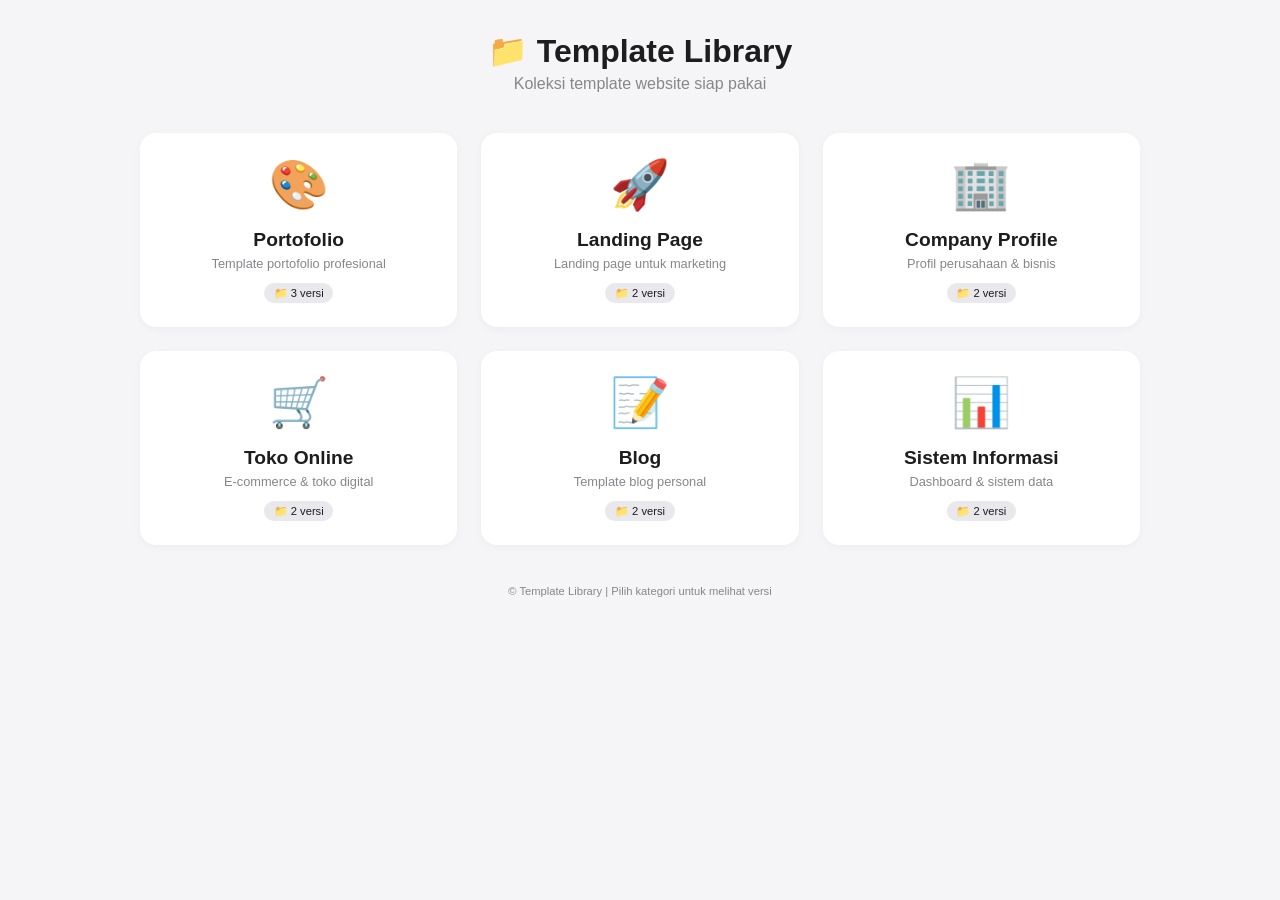
<file: index.html>
<!DOCTYPE html>
<html lang="id">
<head>
    <meta charset="UTF-8">
    <meta name="viewport" content="width=device-width, initial-scale=1.0">
    <title>Template Library</title>
    <style>
        * { margin: 0; padding: 0; box-sizing: border-box; }
        body {
            font-family: -apple-system, BlinkMacSystemFont, 'Segoe UI', Roboto, Arial, sans-serif;
            background: #f5f5f7;
            padding: 2rem 1rem;
            min-height: 100vh;
        }
        .container { max-width: 1000px; margin: 0 auto; }
        .header { text-align: center; margin-bottom: 2.5rem; }
        .header h1 { font-size: 2rem; font-weight: 600; color: #1d1d1f; }
        .header p { color: #86868b; margin-top: 0.3rem; }
        .grid {
            display: grid;
            grid-template-columns: repeat(auto-fill, minmax(280px, 1fr));
            gap: 1.5rem;
        }
        .card {
            background: white;
            border-radius: 16px;
            padding: 1.5rem;
            text-decoration: none;
            color: #1d1d1f;
            display: block;
            transition: all 0.2s ease;
            box-shadow: 0 2px 8px rgba(0,0,0,0.04);
            text-align: center;
        }
        .card:hover {
            transform: translateY(-4px);
            box-shadow: 0 12px 24px rgba(0,0,0,0.1);
        }
        .card-icon { font-size: 3rem; margin-bottom: 1rem; }
        .card-title { font-size: 1.2rem; font-weight: 600; margin-bottom: 0.3rem; }
        .card-desc { font-size: 0.8rem; color: #86868b; }
        .card-count {
            display: inline-block;
            background: #e8e8ed;
            padding: 0.2rem 0.6rem;
            border-radius: 20px;
            font-size: 0.7rem;
            margin-top: 0.8rem;
        }
        .footer { text-align: center; margin-top: 2.5rem; color: #86868b; font-size: 0.7rem; }
    </style>
</head>
<body>
    <div class="container">
        <div class="header">
            <h1>📁 Template Library</h1>
            <p>Koleksi template website siap pakai</p>
        </div>

        <div class="grid" id="grid"></div>
        <div class="footer">© Template Library | Pilih kategori untuk melihat versi</div>
    </div>

    <script>
        // DAFTAR KATEGORI - MUDAH DITAMBAH
        const categories = [
            { name: "Portofolio", folder: "portofolio", icon: "🎨", desc: "Template portofolio profesional", count: 3 },
            { name: "Landing Page", folder: "landing-page", icon: "🚀", desc: "Landing page untuk marketing", count: 2 },
            { name: "Company Profile", folder: "company-profile", icon: "🏢", desc: "Profil perusahaan & bisnis", count: 2 },
            { name: "Toko Online", folder: "toko-online", icon: "🛒", desc: "E-commerce & toko digital", count: 2 },
            { name: "Blog", folder: "blog", icon: "📝", desc: "Template blog personal", count: 2 },
            { name: "Sistem Informasi", folder: "sistem-informasi", icon: "📊", desc: "Dashboard & sistem data", count: 2 }
        ];

        const grid = document.getElementById('grid');
        const baseUrl = window.location.origin + window.location.pathname.replace(/\/[^/]*$/, '');

        grid.innerHTML = categories.map(cat => `
            <a href="${baseUrl}${baseUrl.endsWith('/') ? '' : '/'}${cat.folder}/" class="card">
                <div class="card-icon">${cat.icon}</div>
                <div class="card-title">${cat.name}</div>
                <div class="card-desc">${cat.desc}</div>
                <span class="card-count">📁 ${cat.count} versi</span>
            </a>
        `).join('');
    </script>
</body>
</html>
</file>
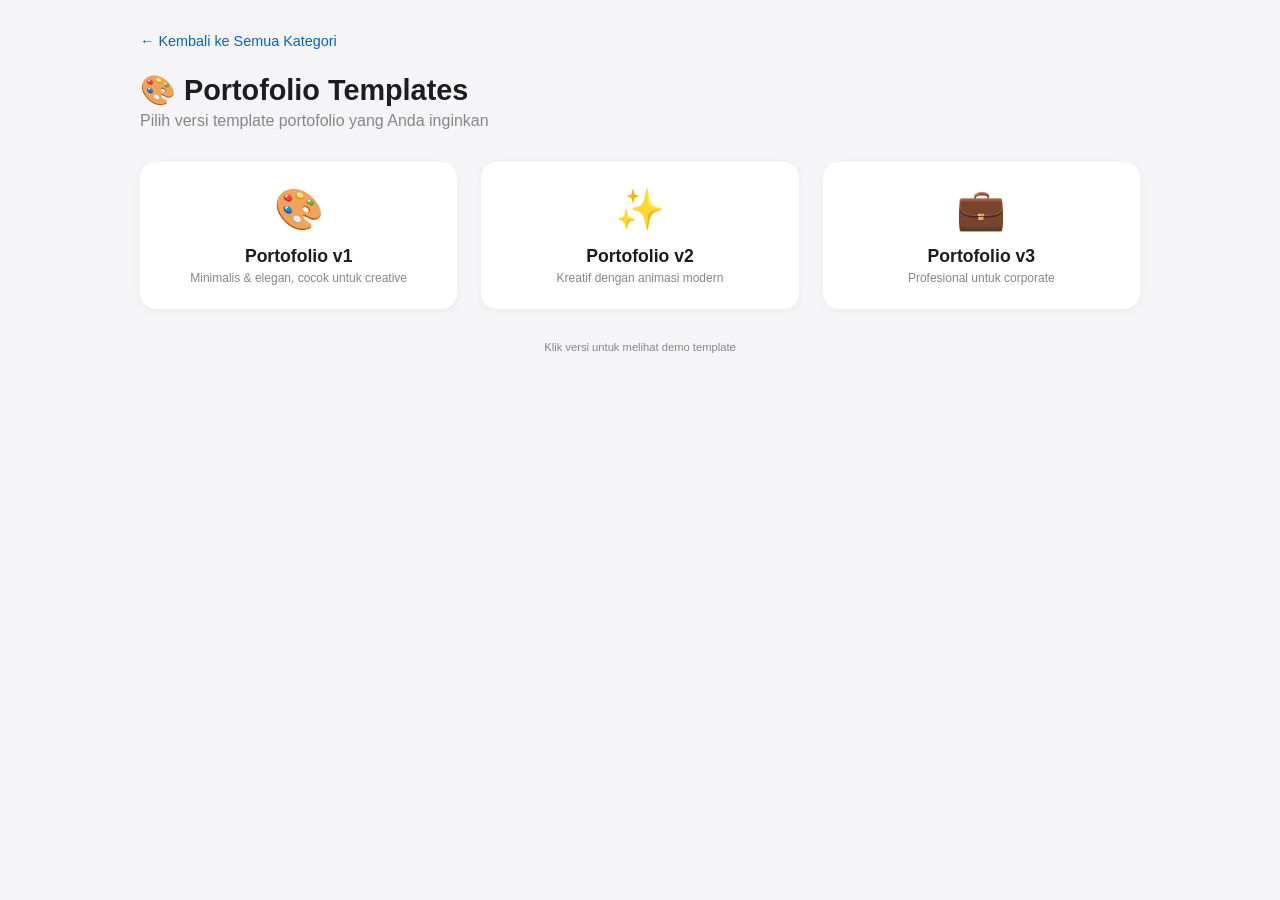
<file: portofolio/index.html>
<!DOCTYPE html>
<html lang="id">
<head>
    <meta charset="UTF-8">
    <meta name="viewport" content="width=device-width, initial-scale=1.0">
    <title>Portofolio Templates</title>
    <style>
        * { margin: 0; padding: 0; box-sizing: border-box; }
        body {
            font-family: -apple-system, BlinkMacSystemFont, 'Segoe UI', Roboto, Arial, sans-serif;
            background: #f5f5f7;
            padding: 2rem 1rem;
        }
        .container { max-width: 1000px; margin: 0 auto; }
        .back-link {
            display: inline-block;
            margin-bottom: 1.5rem;
            color: #0066cc;
            text-decoration: none;
            font-size: 0.9rem;
        }
        .back-link:hover { text-decoration: underline; }
        .header { margin-bottom: 2rem; }
        .header h1 { font-size: 1.8rem; font-weight: 600; color: #1d1d1f; }
        .header p { color: #86868b; margin-top: 0.3rem; }
        .grid {
            display: grid;
            grid-template-columns: repeat(auto-fill, minmax(280px, 1fr));
            gap: 1.5rem;
        }
        .card {
            background: white;
            border-radius: 16px;
            padding: 1.5rem;
            text-decoration: none;
            color: #1d1d1f;
            display: block;
            transition: all 0.2s ease;
            box-shadow: 0 2px 8px rgba(0,0,0,0.04);
            text-align: center;
        }
        .card:hover {
            transform: translateY(-4px);
            box-shadow: 0 12px 24px rgba(0,0,0,0.1);
        }
        .card-icon { font-size: 2.5rem; margin-bottom: 0.8rem; }
        .card-title { font-size: 1.1rem; font-weight: 600; margin-bottom: 0.3rem; }
        .card-desc { font-size: 0.75rem; color: #86868b; }
        .footer { text-align: center; margin-top: 2rem; color: #86868b; font-size: 0.7rem; }
    </style>
</head>
<body>
    <div class="container">
        <a href="../" class="back-link">← Kembali ke Semua Kategori</a>
        
        <div class="header">
            <h1>🎨 Portofolio Templates</h1>
            <p>Pilih versi template portofolio yang Anda inginkan</p>
        </div>

        <div class="grid" id="grid"></div>
        <div class="footer">Klik versi untuk melihat demo template</div>
    </div>

    <script>
        // DAFTAR VERSI PORTOFOLIO - MUDAH DITAMBAH
        const versions = [
            { name: "Portofolio v1", folder: "v1", icon: "🎨", desc: "Minimalis & elegan, cocok untuk creative" },
            { name: "Portofolio v2", folder: "v2", icon: "✨", desc: "Kreatif dengan animasi modern" },
            { name: "Portofolio v3", folder: "v3", icon: "💼", desc: "Profesional untuk corporate" }
        ];

        const grid = document.getElementById('grid');
        const baseUrl = window.location.href;

        grid.innerHTML = versions.map(v => `
            <a href="${baseUrl}${v.folder}/" class="card">
                <div class="card-icon">${v.icon}</div>
                <div class="card-title">${v.name}</div>
                <div class="card-desc">${v.desc}</div>
            </a>
        `).join('');
    </script>
</body>
</html>
</file>
